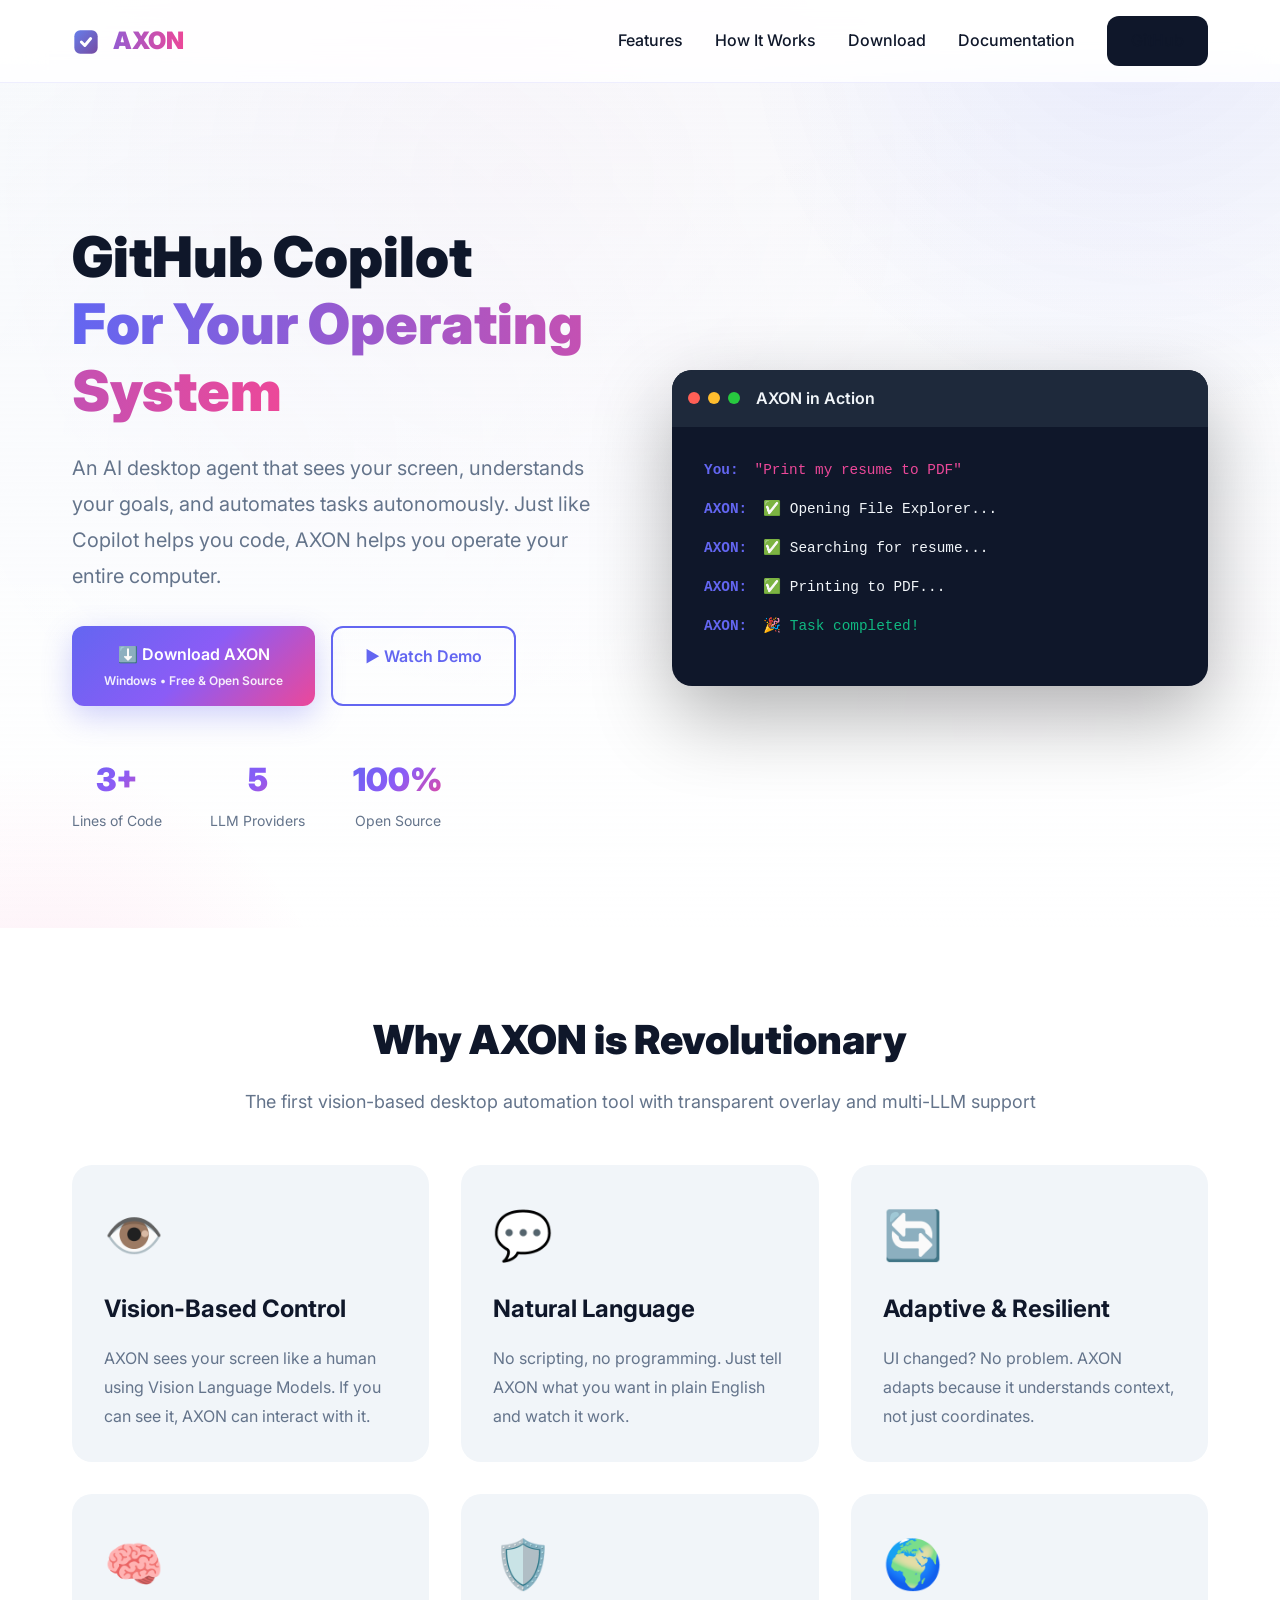
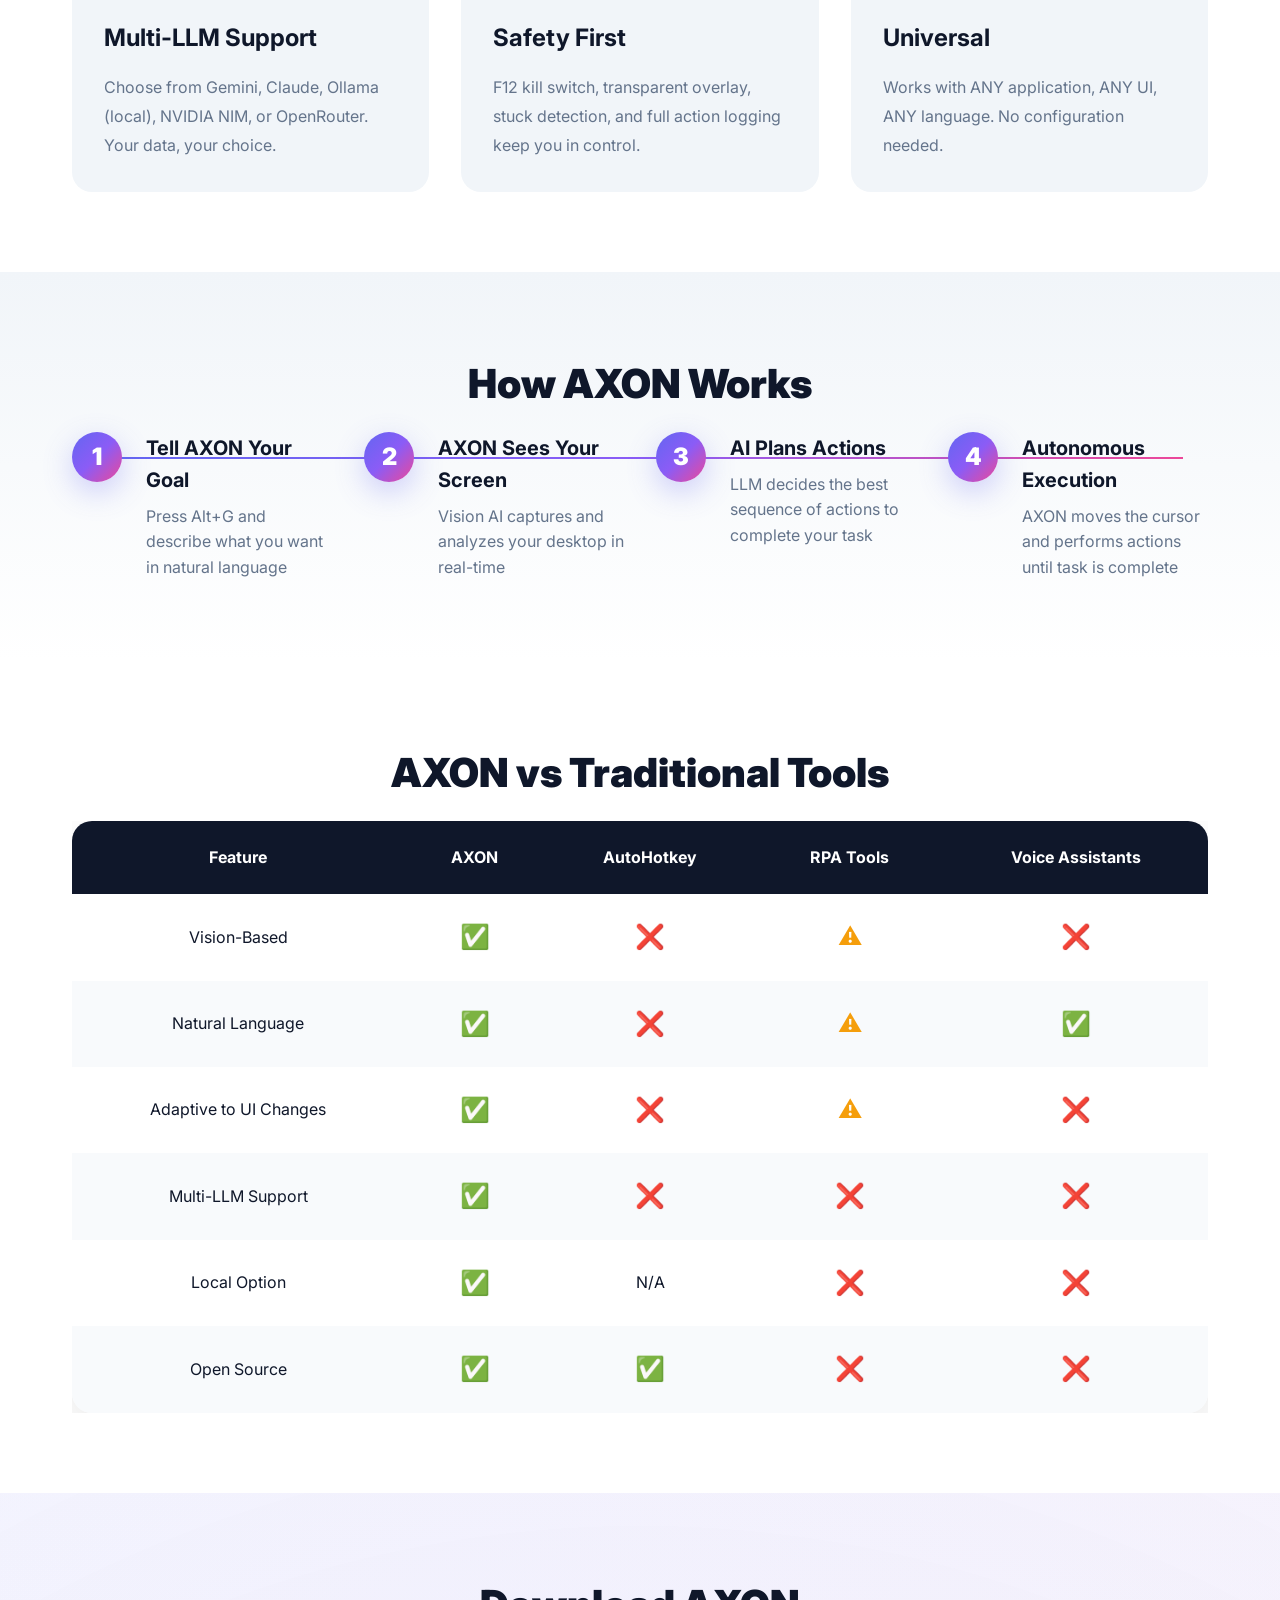
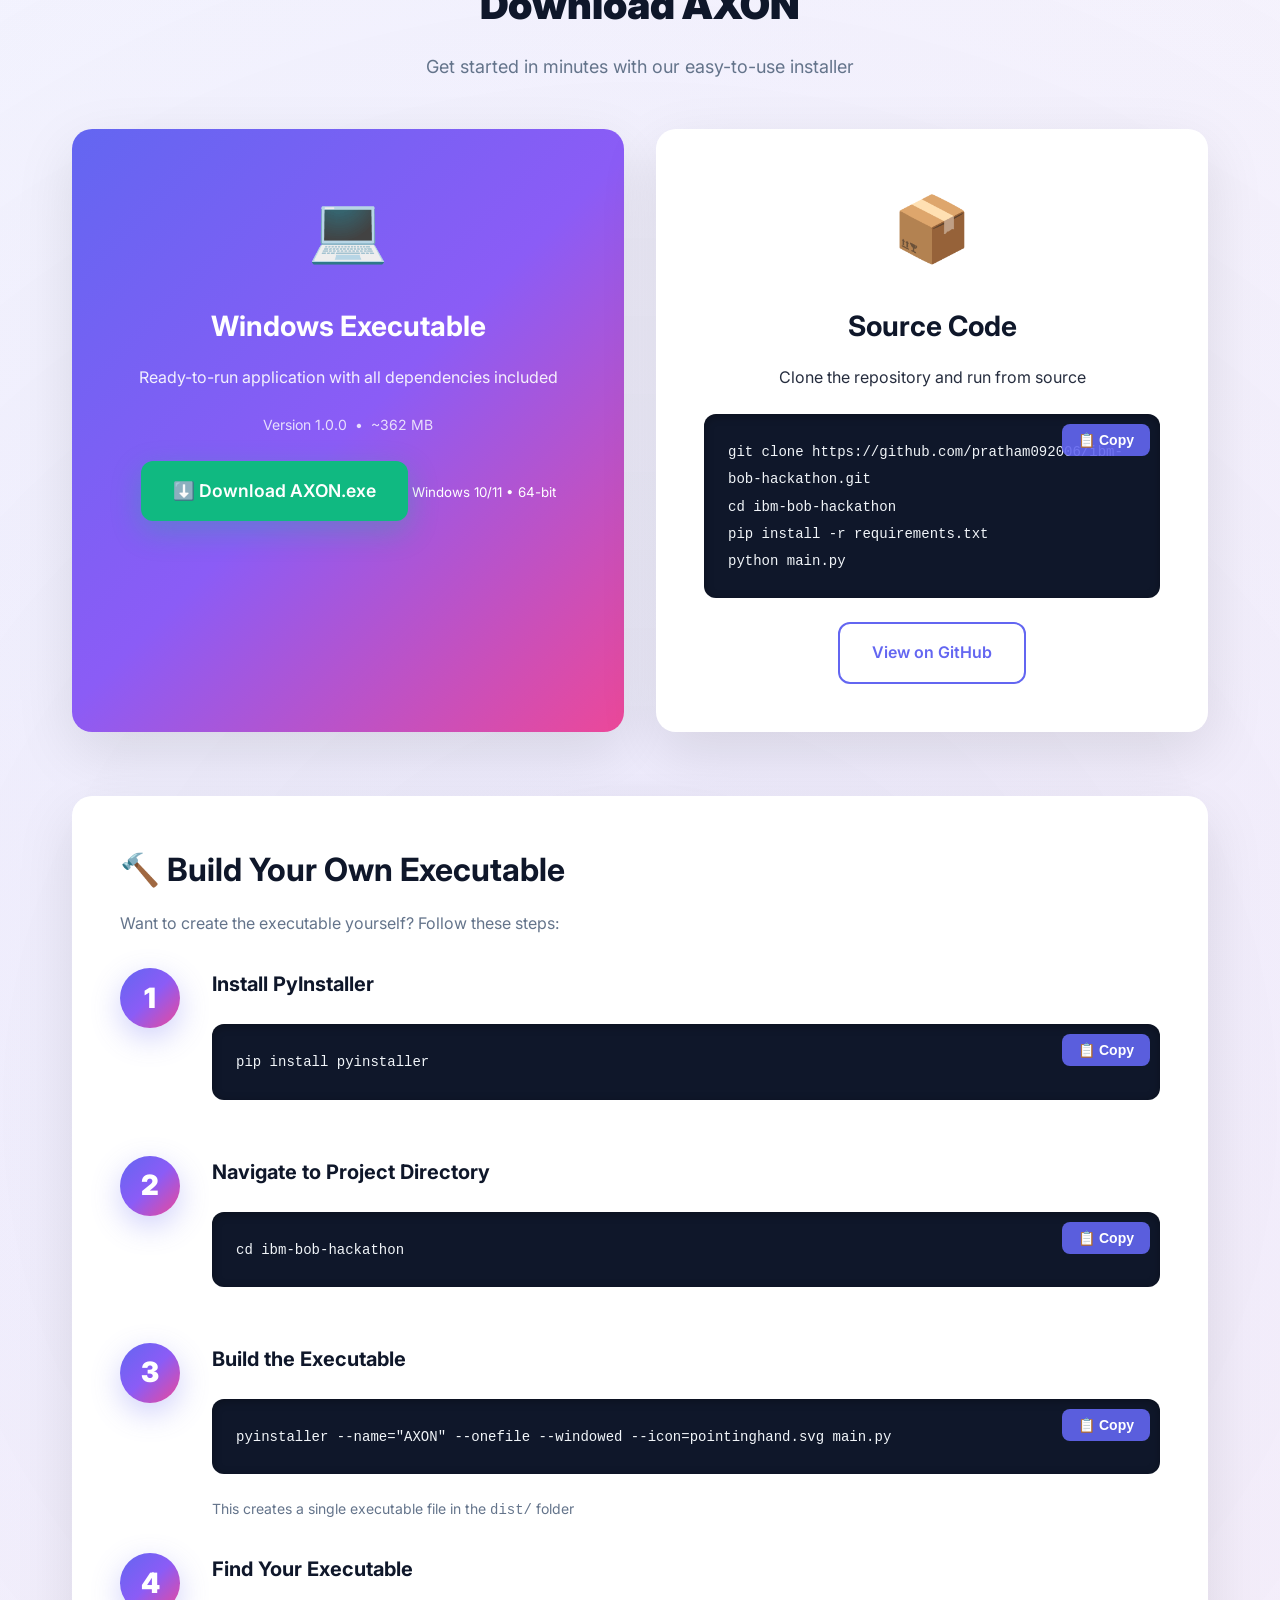
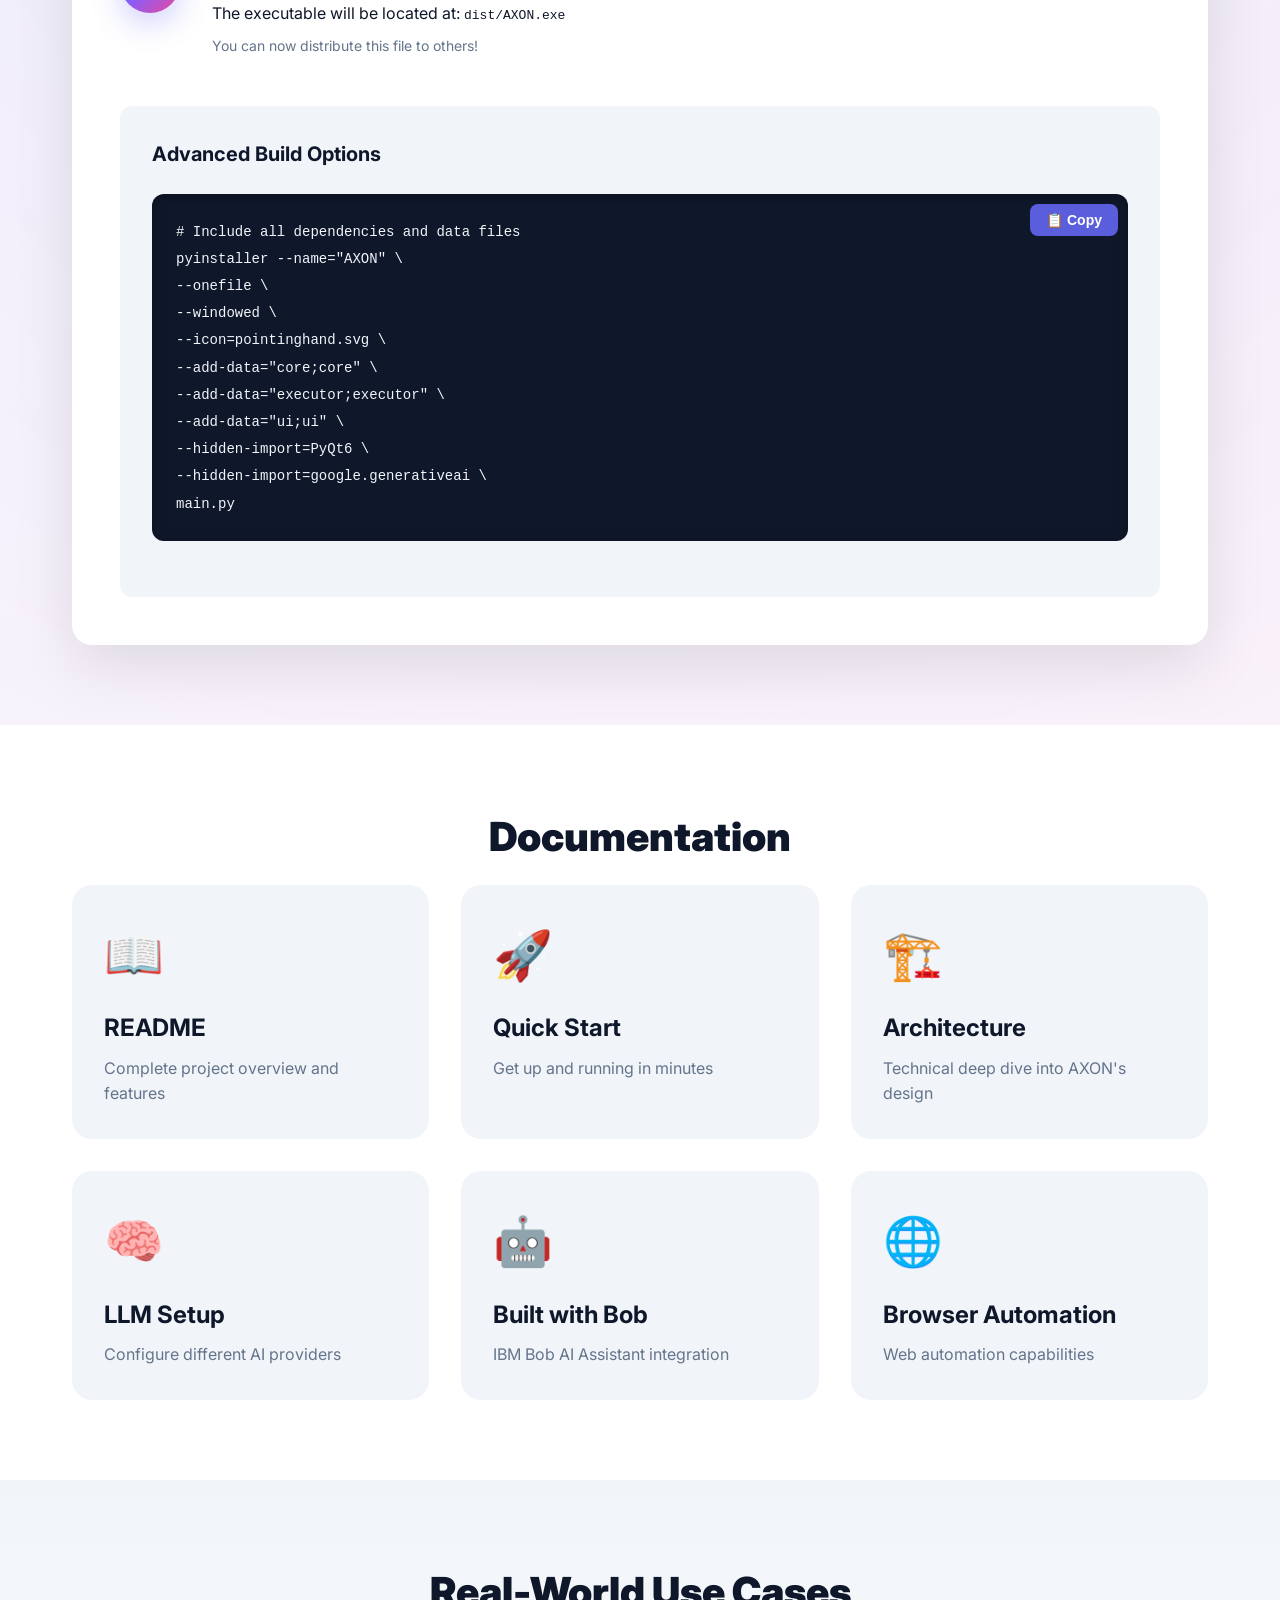
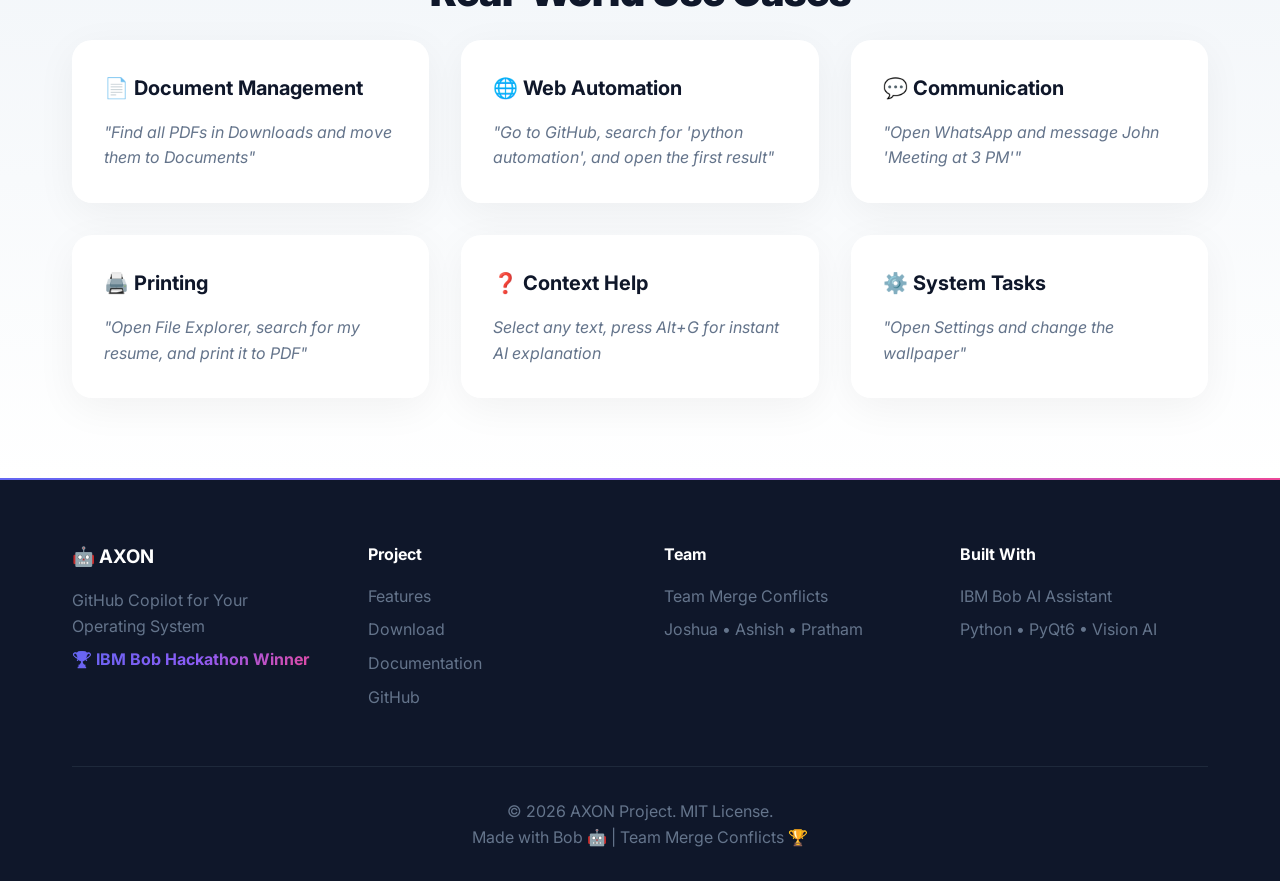
<file: landing-page/index.html>
<!DOCTYPE html>
<html lang="en">
<head>
    <meta charset="UTF-8">
    <meta name="viewport" content="width=device-width, initial-scale=1.0">
    <title>AXON - AI Desktop Agent | GitHub Copilot for Your OS</title>
    <meta name="description" content="AXON is a revolutionary AI desktop agent that sees your screen, understands your goals, and automates tasks autonomously. Built with IBM Bob AI Assistant.">
    <link rel="stylesheet" href="styles.css">
    <link rel="preconnect" href="https://fonts.googleapis.com">
    <link rel="preconnect" href="https://fonts.gstatic.com" crossorigin>
    <link href="https://fonts.googleapis.com/css2?family=Inter:wght@300;400;600;700;900&display=swap" rel="stylesheet">
</head>
<body>
    <!-- Navigation -->
    <nav class="navbar">
        <div class="container">
            <div class="nav-brand">
                <span class="logo">
                    <svg width="28" height="28" viewBox="0 0 24 24" fill="none" xmlns="http://www.w3.org/2000/svg" style="display: inline-block; vertical-align: middle; margin-right: 8px;">
                        <rect x="2" y="2" width="20" height="20" rx="5" fill="url(#logoGradient)"/>
                        <path d="M8 12L11 15L16 9" stroke="white" stroke-width="2.5" stroke-linecap="round" stroke-linejoin="round"/>
                        <defs>
                            <linearGradient id="logoGradient" x1="0%" y1="0%" x2="100%" y2="100%">
                                <stop offset="0%" style="stop-color:#667eea;stop-opacity:1" />
                                <stop offset="100%" style="stop-color:#764ba2;stop-opacity:1" />
                            </linearGradient>
                        </defs>
                    </svg>
                    AXON
                </span>
            </div>
            <div class="nav-links">
                <a href="#features">Features</a>
                <a href="#how-it-works">How It Works</a>
                <a href="#download">Download</a>
                <a href="#docs">Documentation</a>
                <a href="https://github.com/pratham092006/ibm-bob-hackathon" target="_blank" class="btn-secondary">GitHub</a>
            </div>
        </div>
    </nav>

    <!-- Hero Section -->
    <section class="hero">
        <div class="container">
            <div class="hero-content">
                <h1 class="hero-title">
                    GitHub Copilot<br>
                    <span class="gradient-text">For Your Operating System</span>
                </h1>
                <p class="hero-subtitle">
                    An AI desktop agent that sees your screen, understands your goals, and automates tasks autonomously. 
                    Just like Copilot helps you code, AXON helps you operate your entire computer.
                </p>
                <div class="hero-buttons">
                    <a href="#download" class="btn-primary">
                        <span>⬇️ Download AXON</span>
                        <small>Windows • Free & Open Source</small>
                    </a>
                    <a href="#demo" class="btn-outline">
                        <span>▶️ Watch Demo</span>
                    </a>
                </div>
                <div class="hero-stats">
                    <div class="stat">
                        <div class="stat-number">3,500+</div>
                        <div class="stat-label">Lines of Code</div>
                    </div>
                    <div class="stat">
                        <div class="stat-number">5</div>
                        <div class="stat-label">LLM Providers</div>
                    </div>
                    <div class="stat">
                        <div class="stat-number">100%</div>
                        <div class="stat-label">Open Source</div>
                    </div>
                </div>
            </div>
            <div class="hero-visual">
                <div class="demo-window">
                    <div class="window-header">
                        <div class="window-dots">
                            <span></span><span></span><span></span>
                        </div>
                        <div class="window-title">AXON in Action</div>
                    </div>
                    <div class="window-content">
                        <div class="terminal">
                            <div class="terminal-line">
                                <span class="prompt">You:</span>
                                <span class="command">"Print my resume to PDF"</span>
                            </div>
                            <div class="terminal-line">
                                <span class="prompt">AXON:</span>
                                <span class="response">✅ Opening File Explorer...</span>
                            </div>
                            <div class="terminal-line">
                                <span class="prompt">AXON:</span>
                                <span class="response">✅ Searching for resume...</span>
                            </div>
                            <div class="terminal-line">
                                <span class="prompt">AXON:</span>
                                <span class="response">✅ Printing to PDF...</span>
                            </div>
                            <div class="terminal-line success">
                                <span class="prompt">AXON:</span>
                                <span class="response">🎉 Task completed!</span>
                            </div>
                        </div>
                    </div>
                </div>
            </div>
        </div>
    </section>

    <!-- Features Section -->
    <section id="features" class="features">
        <div class="container">
            <h2 class="section-title">Why AXON is Revolutionary</h2>
            <p class="section-subtitle">The first vision-based desktop automation tool with transparent overlay and multi-LLM support</p>
            
            <div class="features-grid">
                <div class="feature-card">
                    <div class="feature-icon">👁️</div>
                    <h3>Vision-Based Control</h3>
                    <p>AXON sees your screen like a human using Vision Language Models. If you can see it, AXON can interact with it.</p>
                </div>
                
                <div class="feature-card">
                    <div class="feature-icon">💬</div>
                    <h3>Natural Language</h3>
                    <p>No scripting, no programming. Just tell AXON what you want in plain English and watch it work.</p>
                </div>
                
                <div class="feature-card">
                    <div class="feature-icon">🔄</div>
                    <h3>Adaptive & Resilient</h3>
                    <p>UI changed? No problem. AXON adapts because it understands context, not just coordinates.</p>
                </div>
                
                <div class="feature-card">
                    <div class="feature-icon">🧠</div>
                    <h3>Multi-LLM Support</h3>
                    <p>Choose from Gemini, Claude, Ollama (local), NVIDIA NIM, or OpenRouter. Your data, your choice.</p>
                </div>
                
                <div class="feature-card">
                    <div class="feature-icon">🛡️</div>
                    <h3>Safety First</h3>
                    <p>F12 kill switch, transparent overlay, stuck detection, and full action logging keep you in control.</p>
                </div>
                
                <div class="feature-card">
                    <div class="feature-icon">🌍</div>
                    <h3>Universal</h3>
                    <p>Works with ANY application, ANY UI, ANY language. No configuration needed.</p>
                </div>
            </div>
        </div>
    </section>

    <!-- How It Works -->
    <section id="how-it-works" class="how-it-works">
        <div class="container">
            <h2 class="section-title">How AXON Works</h2>
            <div class="steps">
                <div class="step">
                    <div class="step-number">1</div>
                    <div class="step-content">
                        <h3>Tell AXON Your Goal</h3>
                        <p>Press Alt+G and describe what you want in natural language</p>
                    </div>
                </div>
                
                <div class="step">
                    <div class="step-number">2</div>
                    <div class="step-content">
                        <h3>AXON Sees Your Screen</h3>
                        <p>Vision AI captures and analyzes your desktop in real-time</p>
                    </div>
                </div>
                
                <div class="step">
                    <div class="step-number">3</div>
                    <div class="step-content">
                        <h3>AI Plans Actions</h3>
                        <p>LLM decides the best sequence of actions to complete your task</p>
                    </div>
                </div>
                
                <div class="step">
                    <div class="step-number">4</div>
                    <div class="step-content">
                        <h3>Autonomous Execution</h3>
                        <p>AXON moves the cursor and performs actions until task is complete</p>
                    </div>
                </div>
            </div>
        </div>
    </section>

    <!-- Comparison Table -->
    <section class="comparison">
        <div class="container">
            <h2 class="section-title">AXON vs Traditional Tools</h2>
            <div class="comparison-table">
                <table>
                    <thead>
                        <tr>
                            <th>Feature</th>
                            <th>AXON</th>
                            <th>AutoHotkey</th>
                            <th>RPA Tools</th>
                            <th>Voice Assistants</th>
                        </tr>
                    </thead>
                    <tbody>
                        <tr>
                            <td>Vision-Based</td>
                            <td class="check">✅</td>
                            <td class="cross">❌</td>
                            <td class="partial">⚠️</td>
                            <td class="cross">❌</td>
                        </tr>
                        <tr>
                            <td>Natural Language</td>
                            <td class="check">✅</td>
                            <td class="cross">❌</td>
                            <td class="partial">⚠️</td>
                            <td class="check">✅</td>
                        </tr>
                        <tr>
                            <td>Adaptive to UI Changes</td>
                            <td class="check">✅</td>
                            <td class="cross">❌</td>
                            <td class="partial">⚠️</td>
                            <td class="cross">❌</td>
                        </tr>
                        <tr>
                            <td>Multi-LLM Support</td>
                            <td class="check">✅</td>
                            <td class="cross">❌</td>
                            <td class="cross">❌</td>
                            <td class="cross">❌</td>
                        </tr>
                        <tr>
                            <td>Local Option</td>
                            <td class="check">✅</td>
                            <td>N/A</td>
                            <td class="cross">❌</td>
                            <td class="cross">❌</td>
                        </tr>
                        <tr>
                            <td>Open Source</td>
                            <td class="check">✅</td>
                            <td class="check">✅</td>
                            <td class="cross">❌</td>
                            <td class="cross">❌</td>
                        </tr>
                    </tbody>
                </table>
            </div>
        </div>
    </section>

    <!-- Download Section -->
    <section id="download" class="download">
        <div class="container">
            <h2 class="section-title">Download AXON</h2>
            <p class="section-subtitle">Get started in minutes with our easy-to-use installer</p>
            
            <div class="download-options">
                <div class="download-card primary">
                    <div class="download-icon">💻</div>
                    <h3>Windows Executable</h3>
                    <p>Ready-to-run application with all dependencies included</p>
                    <div class="download-info">
                        <span>Version 1.0.0</span>
                        <span>•</span>
                        <span>~362 MB</span>
                    </div>
                    <a href="https://github.com/pratham092006/ibm-bob-hackathon/releases/latest/download/AXON.exe" class="btn-download">
                        ⬇️ Download AXON.exe
                    </a>
                    <small>Windows 10/11 • 64-bit</small>
                </div>
                
                <div class="download-card">
                    <div class="download-icon">📦</div>
                    <h3>Source Code</h3>
                    <p>Clone the repository and run from source</p>
                    <div class="code-block">
                        <code>git clone https://github.com/pratham092006/ibm-bob-hackathon.git<br>
cd ibm-bob-hackathon<br>
pip install -r requirements.txt<br>
python main.py</code>
                    </div>
                    <a href="https://github.com/pratham092006/ibm-bob-hackathon" class="btn-outline" target="_blank">
                        View on GitHub
                    </a>
                </div>
            </div>

            <!-- Build Instructions -->
            <div class="build-instructions">
                <h3>🔨 Build Your Own Executable</h3>
                <p>Want to create the executable yourself? Follow these steps:</p>
                
                <div class="instruction-steps">
                    <div class="instruction">
                        <div class="instruction-number">1</div>
                        <div class="instruction-content">
                            <h4>Install PyInstaller</h4>
                            <div class="code-block">
                                <code>pip install pyinstaller</code>
                            </div>
                        </div>
                    </div>
                    
                    <div class="instruction">
                        <div class="instruction-number">2</div>
                        <div class="instruction-content">
                            <h4>Navigate to Project Directory</h4>
                            <div class="code-block">
                                <code>cd ibm-bob-hackathon</code>
                            </div>
                        </div>
                    </div>
                    
                    <div class="instruction">
                        <div class="instruction-number">3</div>
                        <div class="instruction-content">
                            <h4>Build the Executable</h4>
                            <div class="code-block">
                                <code>pyinstaller --name="AXON" --onefile --windowed --icon=pointinghand.svg main.py</code>
                            </div>
                            <p class="note">This creates a single executable file in the <code>dist/</code> folder</p>
                        </div>
                    </div>
                    
                    <div class="instruction">
                        <div class="instruction-number">4</div>
                        <div class="instruction-content">
                            <h4>Find Your Executable</h4>
                            <p>The executable will be located at: <code>dist/AXON.exe</code></p>
                            <p class="note">You can now distribute this file to others!</p>
                        </div>
                    </div>
                </div>

                <div class="build-options">
                    <h4>Advanced Build Options</h4>
                    <div class="code-block">
                        <code># Include all dependencies and data files<br>
pyinstaller --name="AXON" \<br>
  --onefile \<br>
  --windowed \<br>
  --icon=pointinghand.svg \<br>
  --add-data="core;core" \<br>
  --add-data="executor;executor" \<br>
  --add-data="ui;ui" \<br>
  --hidden-import=PyQt6 \<br>
  --hidden-import=google.generativeai \<br>
  main.py</code>
                    </div>
                </div>
            </div>
        </div>
    </section>

    <!-- Documentation -->
    <section id="docs" class="documentation">
        <div class="container">
            <h2 class="section-title">Documentation</h2>
            <div class="docs-grid">
                <a href="README.md" class="doc-card">
                    <div class="doc-icon">📖</div>
                    <h3>README</h3>
                    <p>Complete project overview and features</p>
                </a>
                
                <a href="HOW_TO_RUN.md" class="doc-card">
                    <div class="doc-icon">🚀</div>
                    <h3>Quick Start</h3>
                    <p>Get up and running in minutes</p>
                </a>
                
                <a href="ARCHITECTURE.md" class="doc-card">
                    <div class="doc-icon">🏗️</div>
                    <h3>Architecture</h3>
                    <p>Technical deep dive into AXON's design</p>
                </a>
                
                <a href="LLM_SETUP_GUIDE.md" class="doc-card">
                    <div class="doc-icon">🧠</div>
                    <h3>LLM Setup</h3>
                    <p>Configure different AI providers</p>
                </a>
                
                <a href="BOB_USAGE_EVIDENCE.md" class="doc-card">
                    <div class="doc-icon">🤖</div>
                    <h3>Built with Bob</h3>
                    <p>IBM Bob AI Assistant integration</p>
                </a>
                
                <a href="BROWSER_AUTOMATION_README.md" class="doc-card">
                    <div class="doc-icon">🌐</div>
                    <h3>Browser Automation</h3>
                    <p>Web automation capabilities</p>
                </a>
            </div>
        </div>
    </section>

    <!-- Use Cases -->
    <section class="use-cases">
        <div class="container">
            <h2 class="section-title">Real-World Use Cases</h2>
            <div class="use-cases-grid">
                <div class="use-case">
                    <h3>📄 Document Management</h3>
                    <p>"Find all PDFs in Downloads and move them to Documents"</p>
                </div>
                
                <div class="use-case">
                    <h3>🌐 Web Automation</h3>
                    <p>"Go to GitHub, search for 'python automation', and open the first result"</p>
                </div>
                
                <div class="use-case">
                    <h3>💬 Communication</h3>
                    <p>"Open WhatsApp and message John 'Meeting at 3 PM'"</p>
                </div>
                
                <div class="use-case">
                    <h3>🖨️ Printing</h3>
                    <p>"Open File Explorer, search for my resume, and print it to PDF"</p>
                </div>
                
                <div class="use-case">
                    <h3>❓ Context Help</h3>
                    <p>Select any text, press Alt+G for instant AI explanation</p>
                </div>
                
                <div class="use-case">
                    <h3>⚙️ System Tasks</h3>
                    <p>"Open Settings and change the wallpaper"</p>
                </div>
            </div>
        </div>
    </section>

    <!-- Footer -->
    <footer class="footer">
        <div class="container">
            <div class="footer-content">
                <div class="footer-section">
                    <h3>🤖 AXON</h3>
                    <p>GitHub Copilot for Your Operating System</p>
                    <p class="footer-badge">🏆 IBM Bob Hackathon Winner</p>
                </div>
                
                <div class="footer-section">
                    <h4>Project</h4>
                    <a href="#features">Features</a>
                    <a href="#download">Download</a>
                    <a href="#docs">Documentation</a>
                    <a href="https://github.com/pratham092006/ibm-bob-hackathon">GitHub</a>
                </div>
                
                <div class="footer-section">
                    <h4>Team</h4>
                    <p>Team Merge Conflicts</p>
                    <p>Joshua • Ashish • Pratham</p>
                </div>
                
                <div class="footer-section">
                    <h4>Built With</h4>
                    <p>IBM Bob AI Assistant</p>
                    <p>Python • PyQt6 • Vision AI</p>
                </div>
            </div>
            
            <div class="footer-bottom">
                <p>&copy; 2026 AXON Project. MIT License.</p>
                <p>Made with Bob 🤖 | Team Merge Conflicts 🏆</p>
            </div>
        </div>
    </footer>

    <script src="script.js"></script>
</body>
</html>
</file>
<file: landing-page/styles.css>
/* Reset and Base Styles */
* {
    margin: 0;
    padding: 0;
    box-sizing: border-box;
}

:root {
    --primary: #6366f1;
    --primary-dark: #4f46e5;
    --secondary: #8b5cf6;
    --accent: #ec4899;
    --success: #10b981;
    --warning: #f59e0b;
    --dark: #0f172a;
    --dark-light: #1e293b;
    --gray: #64748b;
    --light: #f1f5f9;
    --white: #ffffff;
    --gradient: linear-gradient(135deg, var(--primary) 0%, var(--secondary) 50%, var(--accent) 100%);
    --gradient-animated: linear-gradient(270deg, #6366f1, #8b5cf6, #ec4899, #6366f1);
}

body {
    font-family: 'Inter', -apple-system, BlinkMacSystemFont, 'Segoe UI', sans-serif;
    line-height: 1.6;
    color: var(--dark);
    background: var(--white);
    overflow-x: hidden;
}

.container {
    max-width: 1200px;
    margin: 0 auto;
    padding: 0 2rem;
}

/* Animated Background */
body::before {
    content: '';
    position: fixed;
    top: 0;
    left: 0;
    width: 100%;
    height: 100%;
    background: radial-gradient(circle at 20% 50%, rgba(99, 102, 241, 0.05) 0%, transparent 50%),
                radial-gradient(circle at 80% 80%, rgba(139, 92, 246, 0.05) 0%, transparent 50%),
                radial-gradient(circle at 40% 20%, rgba(236, 72, 153, 0.05) 0%, transparent 50%);
    z-index: -1;
    animation: backgroundPulse 15s ease-in-out infinite;
}

@keyframes backgroundPulse {
    0%, 100% { opacity: 1; }
    50% { opacity: 0.8; }
}

/* Navigation with Glassmorphism */
.navbar {
    position: fixed;
    top: 0;
    left: 0;
    right: 0;
    background: rgba(255, 255, 255, 0.8);
    backdrop-filter: blur(20px) saturate(180%);
    -webkit-backdrop-filter: blur(20px) saturate(180%);
    border-bottom: 1px solid rgba(99, 102, 241, 0.1);
    z-index: 1000;
    padding: 1rem 0;
    transition: all 0.3s cubic-bezier(0.4, 0, 0.2, 1);
}

.navbar.scrolled {
    box-shadow: 0 10px 40px rgba(0, 0, 0, 0.1);
    background: rgba(255, 255, 255, 0.95);
}

.navbar .container {
    display: flex;
    justify-content: space-between;
    align-items: center;
}

.nav-brand .logo {
    font-size: 1.5rem;
    font-weight: 900;
    background: var(--gradient-animated);
    background-size: 300% 300%;
    -webkit-background-clip: text;
    -webkit-text-fill-color: transparent;
    background-clip: text;
    animation: gradientShift 8s ease infinite;
    cursor: pointer;
    transition: transform 0.3s;
}

.nav-brand .logo:hover {
    transform: scale(1.05);
}

@keyframes gradientShift {
    0%, 100% { background-position: 0% 50%; }
    50% { background-position: 100% 50%; }
}

.nav-links {
    display: flex;
    gap: 2rem;
    align-items: center;
}

.nav-links a {
    text-decoration: none;
    color: var(--dark);
    font-weight: 500;
    position: relative;
    transition: color 0.3s;
}

.nav-links a::after {
    content: '';
    position: absolute;
    bottom: -5px;
    left: 0;
    width: 0;
    height: 2px;
    background: var(--gradient);
    transition: width 0.3s cubic-bezier(0.4, 0, 0.2, 1);
}

.nav-links a:hover {
    color: var(--primary);
}

.nav-links a:hover::after {
    width: 100%;
}

/* Enhanced Buttons */
.btn-primary, .btn-secondary, .btn-outline, .btn-download {
    display: inline-flex;
    flex-direction: column;
    align-items: center;
    padding: 1rem 2rem;
    border-radius: 12px;
    text-decoration: none;
    font-weight: 600;
    transition: all 0.4s cubic-bezier(0.4, 0, 0.2, 1);
    cursor: pointer;
    border: none;
    position: relative;
    overflow: hidden;
}

.btn-primary::before,
.btn-download::before {
    content: '';
    position: absolute;
    top: 50%;
    left: 50%;
    width: 0;
    height: 0;
    border-radius: 50%;
    background: rgba(255, 255, 255, 0.3);
    transform: translate(-50%, -50%);
    transition: width 0.6s, height 0.6s;
}

.btn-primary:hover::before,
.btn-download:hover::before {
    width: 300px;
    height: 300px;
}

.btn-primary {
    background: var(--gradient);
    color: var(--white);
    box-shadow: 0 10px 30px rgba(99, 102, 241, 0.3);
}

.btn-primary:hover {
    transform: translateY(-3px) scale(1.02);
    box-shadow: 0 20px 50px rgba(99, 102, 241, 0.4);
}

.btn-primary small {
    font-size: 0.75rem;
    opacity: 0.9;
    margin-top: 0.25rem;
    position: relative;
    z-index: 1;
}

.btn-secondary {
    background: var(--dark);
    color: var(--white);
    padding: 0.75rem 1.5rem;
}

.btn-secondary:hover {
    background: var(--primary);
    transform: translateY(-2px);
}

.btn-outline {
    background: transparent;
    color: var(--primary);
    border: 2px solid var(--primary);
}

.btn-outline:hover {
    background: var(--primary);
    color: var(--white);
    transform: translateY(-2px);
}

.btn-download {
    background: var(--success);
    color: var(--white);
    font-size: 1.1rem;
    box-shadow: 0 10px 30px rgba(16, 185, 129, 0.3);
}

.btn-download:hover {
    transform: translateY(-3px) scale(1.02);
    box-shadow: 0 20px 50px rgba(16, 185, 129, 0.4);
}

/* Hero Section with Advanced Animations */
.hero {
    padding: 10rem 0 6rem;
    background: linear-gradient(180deg, rgba(241, 245, 249, 0.5) 0%, var(--white) 100%);
    margin-top: 4rem;
    position: relative;
    overflow: hidden;
}

.hero::before {
    content: '';
    position: absolute;
    top: -50%;
    right: -20%;
    width: 800px;
    height: 800px;
    background: radial-gradient(circle, rgba(99, 102, 241, 0.1) 0%, transparent 70%);
    animation: float 20s ease-in-out infinite;
}

.hero::after {
    content: '';
    position: absolute;
    bottom: -50%;
    left: -20%;
    width: 600px;
    height: 600px;
    background: radial-gradient(circle, rgba(236, 72, 153, 0.1) 0%, transparent 70%);
    animation: float 15s ease-in-out infinite reverse;
}

@keyframes float {
    0%, 100% { transform: translate(0, 0) rotate(0deg); }
    33% { transform: translate(30px, -30px) rotate(120deg); }
    66% { transform: translate(-20px, 20px) rotate(240deg); }
}

.hero .container {
    display: grid;
    grid-template-columns: 1fr 1fr;
    gap: 4rem;
    align-items: center;
    position: relative;
    z-index: 1;
}

.badge {
    display: inline-block;
    background: var(--gradient);
    color: var(--white);
    padding: 0.5rem 1rem;
    border-radius: 50px;
    font-size: 0.875rem;
    font-weight: 600;
    margin-bottom: 1.5rem;
    animation: slideInDown 0.8s cubic-bezier(0.4, 0, 0.2, 1);
    box-shadow: 0 5px 20px rgba(99, 102, 241, 0.3);
}

@keyframes slideInDown {
    from {
        opacity: 0;
        transform: translateY(-30px);
    }
    to {
        opacity: 1;
        transform: translateY(0);
    }
}

.hero-title {
    font-size: 3.5rem;
    font-weight: 900;
    line-height: 1.2;
    margin-bottom: 1.5rem;
    animation: fadeInUp 0.8s cubic-bezier(0.4, 0, 0.2, 1) 0.2s both;
}

.gradient-text {
    background: var(--gradient-animated);
    background-size: 300% 300%;
    -webkit-background-clip: text;
    -webkit-text-fill-color: transparent;
    background-clip: text;
    animation: gradientShift 8s ease infinite, textGlow 2s ease-in-out infinite;
}

@keyframes textGlow {
    0%, 100% { filter: brightness(1); }
    50% { filter: brightness(1.2); }
}

.hero-subtitle {
    font-size: 1.25rem;
    color: var(--gray);
    margin-bottom: 2rem;
    line-height: 1.8;
    animation: fadeInUp 0.8s cubic-bezier(0.4, 0, 0.2, 1) 0.4s both;
}

.hero-buttons {
    display: flex;
    gap: 1rem;
    margin-bottom: 3rem;
    animation: fadeInUp 0.8s cubic-bezier(0.4, 0, 0.2, 1) 0.6s both;
}

.hero-stats {
    display: flex;
    gap: 3rem;
    animation: fadeInUp 0.8s cubic-bezier(0.4, 0, 0.2, 1) 0.8s both;
}

.stat {
    text-align: center;
    transition: transform 0.3s;
}

.stat:hover {
    transform: translateY(-5px);
}

.stat-number {
    font-size: 2rem;
    font-weight: 900;
    background: var(--gradient);
    -webkit-background-clip: text;
    -webkit-text-fill-color: transparent;
    background-clip: text;
}

.stat-label {
    font-size: 0.875rem;
    color: var(--gray);
    margin-top: 0.25rem;
}

@keyframes fadeInUp {
    from {
        opacity: 0;
        transform: translateY(30px);
    }
    to {
        opacity: 1;
        transform: translateY(0);
    }
}

/* Demo Window with 3D Effect */
.demo-window {
    background: var(--dark);
    border-radius: 20px;
    overflow: hidden;
    box-shadow: 0 30px 80px rgba(0, 0, 0, 0.3),
                0 0 0 1px rgba(255, 255, 255, 0.1);
    animation: fadeInRight 1s cubic-bezier(0.4, 0, 0.2, 1);
    transform-style: preserve-3d;
    transition: transform 0.5s;
}

.demo-window:hover {
    transform: perspective(1000px) rotateY(-5deg) rotateX(2deg);
}

@keyframes fadeInRight {
    from {
        opacity: 0;
        transform: translateX(50px);
    }
    to {
        opacity: 1;
        transform: translateX(0);
    }
}

.window-header {
    background: var(--dark-light);
    padding: 1rem;
    display: flex;
    align-items: center;
    gap: 1rem;
}

.window-dots {
    display: flex;
    gap: 0.5rem;
}

.window-dots span {
    width: 12px;
    height: 12px;
    border-radius: 50%;
    background: var(--gray);
    animation: pulse 2s ease-in-out infinite;
}

.window-dots span:nth-child(1) { 
    background: #ff5f56;
    animation-delay: 0s;
}
.window-dots span:nth-child(2) { 
    background: #ffbd2e;
    animation-delay: 0.2s;
}
.window-dots span:nth-child(3) { 
    background: #27c93f;
    animation-delay: 0.4s;
}

@keyframes pulse {
    0%, 100% { transform: scale(1); opacity: 1; }
    50% { transform: scale(1.2); opacity: 0.8; }
}

.window-title {
    color: var(--light);
    font-weight: 600;
}

.window-content {
    padding: 2rem;
}

.terminal {
    font-family: 'Courier New', monospace;
    font-size: 0.9rem;
}

.terminal-line {
    margin-bottom: 1rem;
    display: flex;
    gap: 1rem;
    opacity: 0;
    animation: terminalType 0.5s ease-out forwards;
}

.terminal-line:nth-child(1) { animation-delay: 0.5s; }
.terminal-line:nth-child(2) { animation-delay: 1s; }
.terminal-line:nth-child(3) { animation-delay: 1.5s; }
.terminal-line:nth-child(4) { animation-delay: 2s; }
.terminal-line:nth-child(5) { animation-delay: 2.5s; }

@keyframes terminalType {
    from {
        opacity: 0;
        transform: translateX(-10px);
    }
    to {
        opacity: 1;
        transform: translateX(0);
    }
}

.prompt {
    color: var(--primary);
    font-weight: 700;
}

.command {
    color: var(--accent);
}

.response {
    color: var(--light);
}

.terminal-line.success .response {
    color: var(--success);
    animation: successGlow 1s ease-in-out infinite;
}

@keyframes successGlow {
    0%, 100% { text-shadow: 0 0 5px rgba(16, 185, 129, 0.5); }
    50% { text-shadow: 0 0 20px rgba(16, 185, 129, 0.8); }
}

/* Sections with Stagger Animation */
section {
    padding: 5rem 0;
    position: relative;
}

.section-title {
    font-size: 2.5rem;
    font-weight: 900;
    text-align: center;
    margin-bottom: 1rem;
    opacity: 0;
    transform: translateY(30px);
    transition: all 0.8s cubic-bezier(0.4, 0, 0.2, 1);
}

.section-title.visible {
    opacity: 1;
    transform: translateY(0);
}

.section-subtitle {
    text-align: center;
    color: var(--gray);
    font-size: 1.125rem;
    margin-bottom: 3rem;
    opacity: 0;
    transform: translateY(20px);
    transition: all 0.8s cubic-bezier(0.4, 0, 0.2, 1) 0.2s;
}

.section-subtitle.visible {
    opacity: 1;
    transform: translateY(0);
}

/* Features Grid with Hover Effects */
.features {
    background: var(--white);
}

.features-grid {
    display: grid;
    grid-template-columns: repeat(auto-fit, minmax(300px, 1fr));
    gap: 2rem;
}

.feature-card {
    background: var(--light);
    padding: 2rem;
    border-radius: 20px;
    transition: all 0.4s cubic-bezier(0.4, 0, 0.2, 1);
    opacity: 0;
    transform: translateY(30px);
    position: relative;
    overflow: hidden;
}

.feature-card::before {
    content: '';
    position: absolute;
    top: 0;
    left: 0;
    width: 100%;
    height: 100%;
    background: var(--gradient);
    opacity: 0;
    transition: opacity 0.4s;
}

.feature-card:hover::before {
    opacity: 0.05;
}

.feature-card.visible {
    opacity: 1;
    transform: translateY(0);
}

.feature-card:hover {
    transform: translateY(-10px) scale(1.02);
    box-shadow: 0 20px 60px rgba(0, 0, 0, 0.15);
}

.feature-icon {
    font-size: 3rem;
    margin-bottom: 1rem;
    display: inline-block;
    animation: bounce 2s ease-in-out infinite;
}

@keyframes bounce {
    0%, 100% { transform: translateY(0); }
    50% { transform: translateY(-10px); }
}

.feature-card:hover .feature-icon {
    animation: spin 0.6s ease-in-out;
}

@keyframes spin {
    from { transform: rotate(0deg) scale(1); }
    50% { transform: rotate(180deg) scale(1.2); }
    to { transform: rotate(360deg) scale(1); }
}

.feature-card h3 {
    font-size: 1.5rem;
    margin-bottom: 1rem;
    color: var(--dark);
    position: relative;
}

.feature-card p {
    color: var(--gray);
    line-height: 1.8;
    position: relative;
}

/* How It Works with Timeline */
.how-it-works {
    background: linear-gradient(180deg, var(--light) 0%, var(--white) 100%);
    position: relative;
}

.steps {
    display: grid;
    grid-template-columns: repeat(auto-fit, minmax(250px, 1fr));
    gap: 2rem;
    position: relative;
}

.steps::before {
    content: '';
    position: absolute;
    top: 25px;
    left: 25px;
    right: 25px;
    height: 2px;
    background: linear-gradient(90deg, var(--primary), var(--secondary), var(--accent));
    z-index: 0;
}

.step {
    display: flex;
    gap: 1.5rem;
    position: relative;
    z-index: 1;
    opacity: 0;
    transform: scale(0.8);
    transition: all 0.6s cubic-bezier(0.4, 0, 0.2, 1);
}

.step.visible {
    opacity: 1;
    transform: scale(1);
}

.step-number {
    width: 50px;
    height: 50px;
    background: var(--gradient);
    color: var(--white);
    border-radius: 50%;
    display: flex;
    align-items: center;
    justify-content: center;
    font-size: 1.5rem;
    font-weight: 900;
    flex-shrink: 0;
    box-shadow: 0 10px 30px rgba(99, 102, 241, 0.3);
    animation: numberPulse 2s ease-in-out infinite;
}

@keyframes numberPulse {
    0%, 100% { box-shadow: 0 10px 30px rgba(99, 102, 241, 0.3); }
    50% { box-shadow: 0 10px 40px rgba(99, 102, 241, 0.5); }
}

.step-content h3 {
    font-size: 1.25rem;
    margin-bottom: 0.5rem;
}

.step-content p {
    color: var(--gray);
}

/* Comparison Table with Animations */
.comparison {
    background: var(--white);
}

.comparison-table {
    overflow-x: auto;
}

.comparison-table table {
    width: 100%;
    border-collapse: collapse;
    background: var(--white);
    border-radius: 20px;
    overflow: hidden;
    box-shadow: 0 20px 60px rgba(0, 0, 0, 0.1);
}

.comparison-table th,
.comparison-table td {
    padding: 1.5rem;
    text-align: center;
    transition: all 0.3s;
}

.comparison-table thead {
    background: var(--dark);
    color: var(--white);
}

.comparison-table tbody tr {
    transition: all 0.3s;
}

.comparison-table tbody tr:nth-child(even) {
    background: rgba(241, 245, 249, 0.5);
}

.comparison-table tbody tr:hover {
    background: rgba(99, 102, 241, 0.05);
    transform: scale(1.01);
}

.comparison-table .check {
    color: var(--success);
    font-size: 1.5rem;
    animation: checkPop 0.5s ease-out;
}

@keyframes checkPop {
    0% { transform: scale(0); }
    50% { transform: scale(1.2); }
    100% { transform: scale(1); }
}

.comparison-table .cross {
    color: #ef4444;
    font-size: 1.5rem;
}

.comparison-table .partial {
    color: var(--warning);
    font-size: 1.5rem;
}

/* Download Section with Gradient Background */
.download {
    background: linear-gradient(135deg, rgba(99, 102, 241, 0.05) 0%, rgba(236, 72, 153, 0.05) 100%);
    position: relative;
    overflow: hidden;
}

.download::before {
    content: '';
    position: absolute;
    top: -50%;
    left: -50%;
    width: 200%;
    height: 200%;
    background: radial-gradient(circle, rgba(99, 102, 241, 0.1) 0%, transparent 70%);
    animation: rotate 30s linear infinite;
}

@keyframes rotate {
    from { transform: rotate(0deg); }
    to { transform: rotate(360deg); }
}

.download-options {
    display: grid;
    grid-template-columns: repeat(auto-fit, minmax(400px, 1fr));
    gap: 2rem;
    margin-bottom: 4rem;
    position: relative;
    z-index: 1;
}

.download-card {
    background: var(--white);
    padding: 3rem;
    border-radius: 20px;
    box-shadow: 0 20px 60px rgba(0, 0, 0, 0.1);
    text-align: center;
    transition: all 0.4s cubic-bezier(0.4, 0, 0.2, 1);
    opacity: 0;
    transform: translateY(30px);
}

.download-card.visible {
    opacity: 1;
    transform: translateY(0);
}

.download-card:hover {
    transform: translateY(-10px);
    box-shadow: 0 30px 80px rgba(0, 0, 0, 0.15);
}

.download-card.primary {
    background: var(--gradient);
    color: var(--white);
}

.download-icon {
    font-size: 4rem;
    margin-bottom: 1.5rem;
    display: inline-block;
    animation: float 3s ease-in-out infinite;
}

.download-card h3 {
    font-size: 1.75rem;
    margin-bottom: 1rem;
}

.download-card p {
    margin-bottom: 1.5rem;
    opacity: 0.9;
}

.download-info {
    display: flex;
    justify-content: center;
    gap: 0.5rem;
    margin-bottom: 1.5rem;
    font-size: 0.875rem;
    opacity: 0.8;
}

.code-block {
    background: var(--dark);
    color: var(--light);
    padding: 1.5rem;
    border-radius: 12px;
    margin: 1.5rem 0;
    text-align: left;
    overflow-x: auto;
    position: relative;
    box-shadow: inset 0 2px 10px rgba(0, 0, 0, 0.3);
}

.code-block code {
    font-family: 'Courier New', monospace;
    font-size: 0.875rem;
    line-height: 1.8;
}

/* Build Instructions */
.build-instructions {
    background: var(--white);
    padding: 3rem;
    border-radius: 20px;
    box-shadow: 0 20px 60px rgba(0, 0, 0, 0.1);
    position: relative;
    z-index: 1;
}

.build-instructions h3 {
    font-size: 2rem;
    margin-bottom: 1rem;
}

.build-instructions > p {
    color: var(--gray);
    margin-bottom: 2rem;
}

.instruction-steps {
    display: flex;
    flex-direction: column;
    gap: 2rem;
    margin-bottom: 3rem;
}

.instruction {
    display: flex;
    gap: 2rem;
    opacity: 0;
    transform: translateX(-30px);
    transition: all 0.6s cubic-bezier(0.4, 0, 0.2, 1);
}

.instruction.visible {
    opacity: 1;
    transform: translateX(0);
}

.instruction-number {
    width: 60px;
    height: 60px;
    background: var(--gradient);
    color: var(--white);
    border-radius: 50%;
    display: flex;
    align-items: center;
    justify-content: center;
    font-size: 1.75rem;
    font-weight: 900;
    flex-shrink: 0;
    box-shadow: 0 10px 30px rgba(99, 102, 241, 0.3);
}

.instruction-content {
    flex: 1;
}

.instruction-content h4 {
    font-size: 1.25rem;
    margin-bottom: 1rem;
}

.instruction-content .note {
    color: var(--gray);
    font-size: 0.875rem;
    margin-top: 0.5rem;
}

.build-options {
    background: var(--light);
    padding: 2rem;
    border-radius: 12px;
}

.build-options h4 {
    font-size: 1.25rem;
    margin-bottom: 1rem;
}

/* Documentation Grid */
.documentation {
    background: var(--white);
}

.docs-grid {
    display: grid;
    grid-template-columns: repeat(auto-fit, minmax(300px, 1fr));
    gap: 2rem;
}

.doc-card {
    background: var(--light);
    padding: 2rem;
    border-radius: 20px;
    text-decoration: none;
    color: var(--dark);
    transition: all 0.4s cubic-bezier(0.4, 0, 0.2, 1);
    display: block;
    opacity: 0;
    transform: translateY(30px);
    position: relative;
    overflow: hidden;
}

.doc-card::before {
    content: '';
    position: absolute;
    top: 0;
    left: -100%;
    width: 100%;
    height: 100%;
    background: linear-gradient(90deg, transparent, rgba(255, 255, 255, 0.5), transparent);
    transition: left 0.5s;
}

.doc-card:hover::before {
    left: 100%;
}

.doc-card.visible {
    opacity: 1;
    transform: translateY(0);
}

.doc-card:hover {
    transform: translateY(-10px) scale(1.02);
    box-shadow: 0 20px 60px rgba(0, 0, 0, 0.15);
}

.doc-icon {
    font-size: 3rem;
    margin-bottom: 1rem;
}

.doc-card h3 {
    font-size: 1.5rem;
    margin-bottom: 0.5rem;
}

.doc-card p {
    color: var(--gray);
}

/* Use Cases */
.use-cases {
    background: linear-gradient(180deg, var(--light) 0%, var(--white) 100%);
}

.use-cases-grid {
    display: grid;
    grid-template-columns: repeat(auto-fit, minmax(300px, 1fr));
    gap: 2rem;
}

.use-case {
    background: var(--white);
    padding: 2rem;
    border-radius: 20px;
    box-shadow: 0 10px 40px rgba(0, 0, 0, 0.05);
    transition: all 0.4s cubic-bezier(0.4, 0, 0.2, 1);
    opacity: 0;
    transform: scale(0.9);
}

.use-case.visible {
    opacity: 1;
    transform: scale(1);
}

.use-case:hover {
    transform: translateY(-5px) scale(1.02);
    box-shadow: 0 20px 60px rgba(0, 0, 0, 0.1);
}

.use-case h3 {
    font-size: 1.25rem;
    margin-bottom: 1rem;
}

.use-case p {
    color: var(--gray);
    font-style: italic;
}

/* Footer */
.footer {
    background: var(--dark);
    color: var(--light);
    padding: 4rem 0 2rem;
    position: relative;
    overflow: hidden;
}

.footer::before {
    content: '';
    position: absolute;
    top: 0;
    left: 0;
    width: 100%;
    height: 2px;
    background: var(--gradient);
}

.footer-content {
    display: grid;
    grid-template-columns: repeat(auto-fit, minmax(200px, 1fr));
    gap: 3rem;
    margin-bottom: 3rem;
}

.footer-section h3,
.footer-section h4 {
    margin-bottom: 1rem;
    color: var(--white);
}

.footer-section p,
.footer-section a {
    color: var(--gray);
    text-decoration: none;
    display: block;
    margin-bottom: 0.5rem;
    transition: color 0.3s;
}

.footer-section a:hover {
    color: var(--primary);
}

.footer-badge {
    background: var(--gradient);
    -webkit-background-clip: text;
    -webkit-text-fill-color: transparent;
    background-clip: text;
    font-weight: 700;
}

.footer-bottom {
    border-top: 1px solid var(--dark-light);
    padding-top: 2rem;
    text-align: center;
    color: var(--gray);
}

/* Responsive Design */
@media (max-width: 768px) {
    .hero .container {
        grid-template-columns: 1fr;
    }
    
    .hero-title {
        font-size: 2.5rem;
    }
    
    .hero-buttons {
        flex-direction: column;
    }
    
    .hero-stats {
        justify-content: space-around;
    }
    
    .nav-links {
        display: none;
    }
    
    .download-options {
        grid-template-columns: 1fr;
    }
    
    .instruction {
        flex-direction: column;
    }
    
    .steps::before {
        display: none;
    }
}

/* Smooth Scrolling */
html {
    scroll-behavior: smooth;
}

/* Loading Animation */
@keyframes fadeIn {
    from { opacity: 0; }
    to { opacity: 1; }
}

body {
    animation: fadeIn 0.5s ease-in;
}

/* Scroll Progress Bar */
.scroll-progress {
    position: fixed;
    top: 0;
    left: 0;
    height: 3px;
    background: var(--gradient);
    z-index: 9999;
    transition: width 0.1s;
}

/* Made with Bob */
</file>
